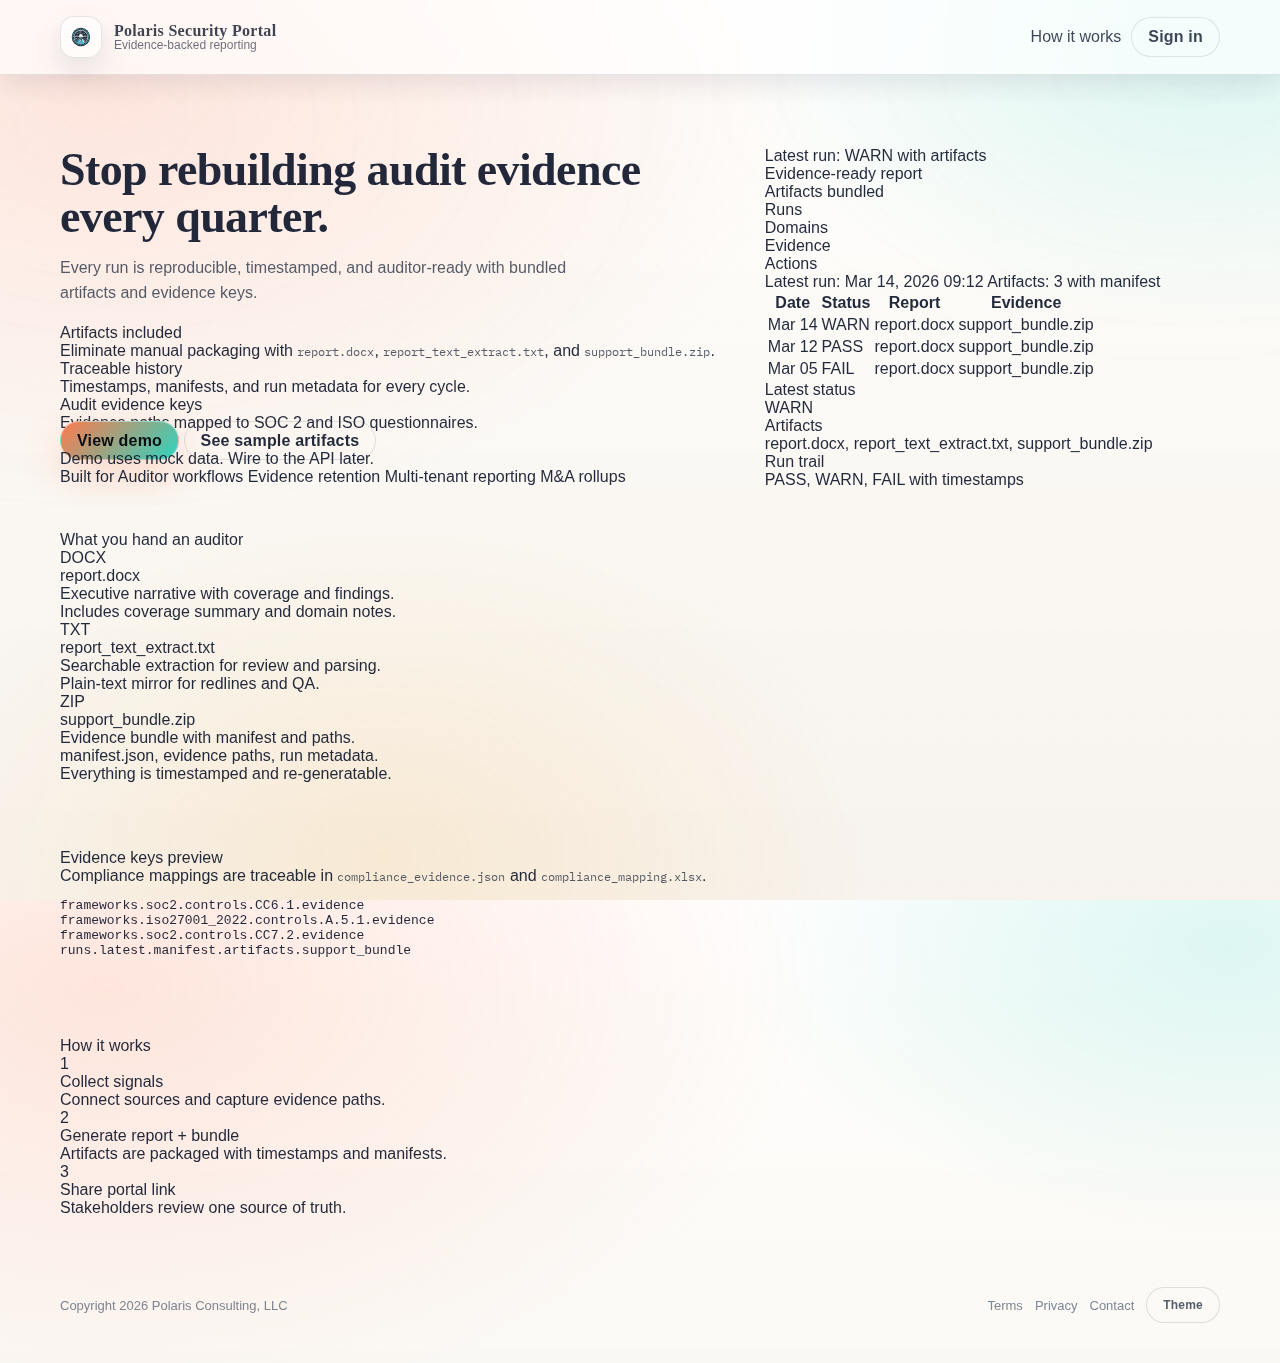
<file: index.html>
<!doctype html>
<html lang="en">
  <head>
    <meta charset="UTF-8" />
    <meta name="viewport" content="width=device-width, initial-scale=1.0" />
    <title>Polaris Security Portal</title>
    <meta http-equiv="refresh" content="0; url=frontend/portal/" />
  </head>
  <body>
    <p>Redirecting to <a href="frontend/portal/">frontend/portal</a>...</p>
  </body>
</html>
</file>
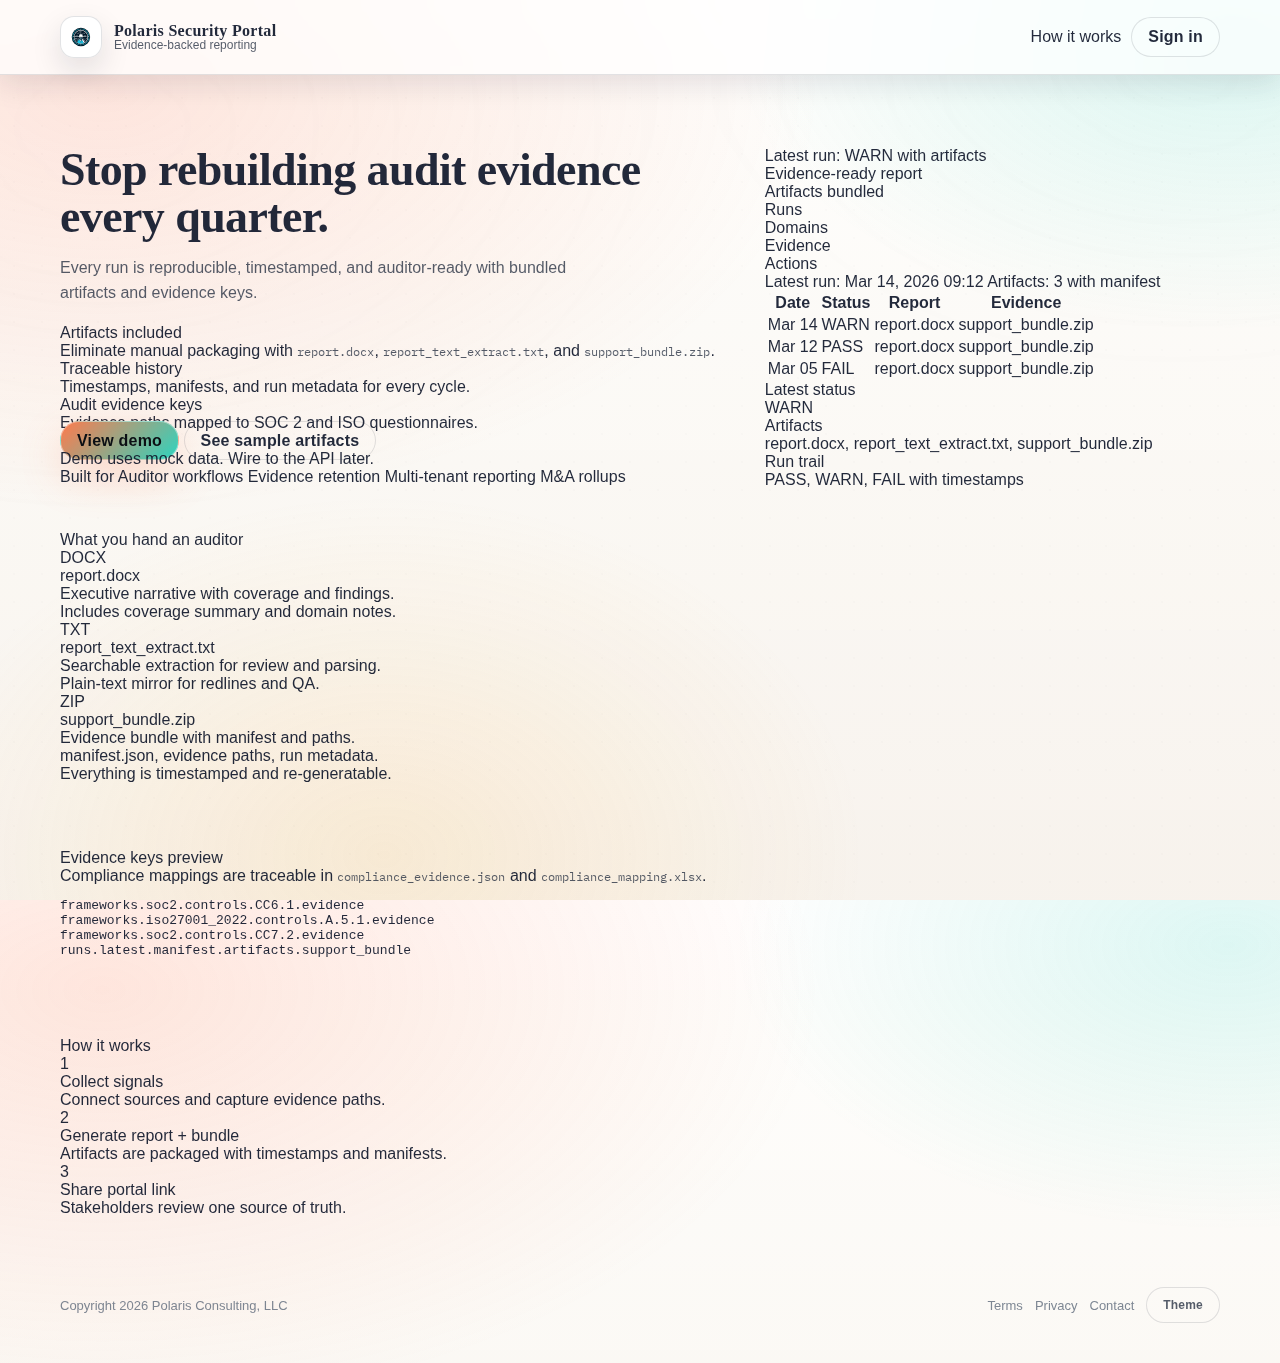
<file: frontend/portal/index.html>
<!doctype html>
<html lang="en">
  <head>
    <meta charset="UTF-8" />
    <meta name="viewport" content="width=device-width, initial-scale=1.0" />
    <title>Polaris Security Portal</title>
    <link rel="preconnect" href="https://fonts.googleapis.com" />
    <link rel="preconnect" href="https://fonts.gstatic.com" crossorigin />
    <link
      href="https://fonts.googleapis.com/css2?family=Inter:wght@400;500;600;700&family=IBM+Plex+Mono:wght@400;600&display=swap"
      rel="stylesheet"
    />
    <link rel="stylesheet" href="./styles.css?v=20260116" />
    <meta name="color-scheme" content="light dark" />
  </head>
  <body>
    <div id="app"></div>

    <div id="toast-root" aria-live="polite" aria-atomic="true"></div>

    <script src="./app.js?v=20260116"></script>
  </body>
</html>
</file>
<file: frontend/portal/styles.css>
:root {
  --bg: #0a0f14;
  --panel: rgba(14, 22, 32, 0.78);
  --panel-2: rgba(20, 32, 44, 0.92);
  --text: rgba(248, 250, 252, 0.96);
  --muted: rgba(226, 232, 240, 0.76);
  --faint: rgba(148, 163, 184, 0.72);
  --border: rgba(148, 163, 184, 0.18);
  --shadow: 0 24px 70px rgba(2, 6, 12, 0.55);

  --accent: #ff7a4d;
  --accent-2: #2dd4bf;
  --accent-3: #f8b84e;
  --warn: #f59e0b;
  --bad: #ef4444;

  --radius: 16px;
  --radius-2: 22px;
  --max: 1160px;
  --ease: cubic-bezier(0.16, 1, 0.3, 1);

  --mono: "Space Mono", "JetBrains Mono", "IBM Plex Mono", monospace;
  --sans: "Space Grotesk", "Manrope", "Satoshi", sans-serif;
  --display: "Fraunces", "Noe Display", "Iowan Old Style", serif;
}

[data-theme="light"] {
  --bg: #f7f2ec;
  --panel: rgba(255,255,255,0.88);
  --panel-2: rgba(255,255,255,0.96);
  --text: rgba(15, 23, 42, 0.92);
  --muted: rgba(30, 41, 59, 0.76);
  --faint: rgba(71, 85, 105, 0.7);
  --border: rgba(15, 23, 42, 0.12);
  --shadow: 0 18px 45px rgba(15, 23, 42, 0.12);
}

* { box-sizing: border-box; }
html, body { height: 100%; }
body {
  margin: 0;
  font-family: var(--sans);
  color: var(--text);
  background:
    radial-gradient(1200px 700px at 8% 10%, rgba(255,122,77,0.28), transparent 60%),
    radial-gradient(900px 520px at 96% 5%, rgba(45,212,191,0.22), transparent 55%),
    radial-gradient(800px 600px at 30% 95%, rgba(248,184,78,0.18), transparent 60%),
    linear-gradient(180deg, rgba(8,12,18,0.9), rgba(10,15,20,0.96)),
    var(--bg);
  min-height: 100%;
  position: relative;
  overflow-x: hidden;
  isolation: isolate;
}

[data-theme="light"] body {
  background:
    radial-gradient(1200px 700px at 8% 10%, rgba(255,122,77,0.18), transparent 60%),
    radial-gradient(900px 520px at 96% 5%, rgba(45,212,191,0.16), transparent 55%),
    radial-gradient(800px 600px at 30% 95%, rgba(248,184,78,0.16), transparent 60%),
    linear-gradient(180deg, rgba(255,255,255,0.96), rgba(247,242,236,0.98)),
    var(--bg);
}

body::before {
  content: "";
  position: fixed;
  inset: -10%;
  background:
    radial-gradient(60% 60% at 15% 20%, rgba(255,255,255,0.06), transparent 65%),
    radial-gradient(50% 45% at 85% 15%, rgba(255,255,255,0.04), transparent 70%);
  filter: blur(40px);
  opacity: 0.7;
  z-index: -2;
  pointer-events: none;
}

body::after {
  content: "";
  position: fixed;
  inset: 0;
  background-image: radial-gradient(rgba(255,255,255,0.08) 1px, transparent 1px);
  background-size: 28px 28px;
  opacity: 0.08;
  z-index: -3;
  pointer-events: none;
}

[data-theme="light"] body::after {
  background-image: radial-gradient(rgba(15,23,42,0.12) 1px, transparent 1px);
  opacity: 0.1;
}

#app { position: relative; z-index: 1; }

::selection {
  background: rgba(255,122,77,0.35);
  color: var(--text);
}

a { color: inherit; text-decoration: none; }
button, input, select { font: inherit; }
button { cursor: pointer; }
button:focus-visible, a:focus-visible, input:focus-visible, select:focus-visible {
  outline: 2px solid rgba(255,122,77,0.6);
  outline-offset: 2px;
}

.container {
  width: min(var(--max), calc(100% - 40px));
  margin: 0 auto;
}

.nav {
  position: sticky;
  top: 0;
  z-index: 5;
  backdrop-filter: blur(18px) saturate(1.2);
  background: rgba(6, 10, 14, 0.7);
  border-bottom: 1px solid var(--border);
  box-shadow: 0 10px 40px rgba(0,0,0,0.35);
  animation: fadeIn 520ms var(--ease) both;
}

[data-theme="light"] .nav {
  background: rgba(255,255,255,0.75);
  box-shadow: 0 8px 30px rgba(15,23,42,0.12);
}

.nav-inner {
  display: flex;
  align-items: center;
  justify-content: space-between;
  padding: 16px 0;
  gap: 16px;
}

.brand {
  display: flex;
  align-items: center;
  gap: 12px;
}
.brand-badge {
  width: 42px;
  height: 42px;
  border-radius: 14px;
  background: radial-gradient(circle at 30% 20%, rgba(255,255,255,0.18), rgba(2,12,18,0.9));
  border: 1px solid rgba(255,255,255,0.18);
  box-shadow: 0 16px 40px rgba(2, 6, 12, 0.45);
  display: grid;
  place-items: center;
}
[data-theme="light"] .brand-badge {
  background: rgba(255,255,255,0.92);
  border-color: rgba(15,23,42,0.12);
  box-shadow: 0 12px 30px rgba(15,23,42,0.12);
}
.brand-logo {
  width: 28px;
  height: 28px;
  display: block;
}
.brand-title {
  display: flex;
  flex-direction: column;
  line-height: 1.1;
}
.brand-title strong {
  font-family: var(--display);
  font-weight: 700;
  letter-spacing: 0.3px;
}
.brand-title span { font-size: 12px; color: var(--muted); }

.nav-actions {
  display: flex;
  gap: 10px;
  align-items: center;
}

.pill {
  display: inline-flex;
  align-items: center;
  gap: 8px;
  padding: 10px 14px;
  border-radius: 999px;
  border: 1px solid var(--border);
  background: rgba(255,255,255,0.06);
  backdrop-filter: blur(10px);
}

.btn {
  border: 1px solid var(--border);
  background: rgba(255,255,255,0.05);
  color: var(--text);
  padding: 10px 16px;
  border-radius: 999px;
  font-weight: 600;
  letter-spacing: 0.2px;
  transition: transform 160ms var(--ease), background 160ms var(--ease), border-color 160ms var(--ease), box-shadow 160ms var(--ease);
}
.btn:hover {
  transform: translateY(-1px);
  background: rgba(255,255,255,0.1);
}
.btn:active { transform: translateY(0); }
.btn.primary {
  border-color: rgba(255,255,255,0.4);
  background: linear-gradient(135deg, var(--accent), var(--accent-2));
  color: #0b0f14;
  box-shadow: 0 16px 40px rgba(255,122,77,0.25);
}
.btn.primary:hover {
  box-shadow: 0 22px 60px rgba(255,122,77,0.35);
}
.btn.ghost { background: transparent; }
.btn.danger { border-color: rgba(239,68,68,0.5); background: rgba(239,68,68,0.12); }

.hero {
  padding: 72px 0 24px;
}
.hero-grid {
  display: grid;
  grid-template-columns: 1.2fr 0.8fr;
  gap: 22px;
  align-items: start;
}
@media (max-width: 980px) {
  .hero-grid { grid-template-columns: 1fr; }
}

.card {
  border: 1px solid var(--border);
  background: linear-gradient(165deg, var(--panel), rgba(255,255,255,0.02));
  border-radius: var(--radius-2);
  box-shadow: var(--shadow);
  backdrop-filter: blur(12px);
  position: relative;
  overflow: hidden;
  transition: transform 180ms var(--ease), box-shadow 180ms var(--ease), border-color 180ms var(--ease);
  animation: floatIn 640ms var(--ease) both;
  animation-delay: var(--delay, 0ms);
}
.card:hover {
  transform: translateY(-2px);
  border-color: rgba(255,255,255,0.24);
  box-shadow: 0 26px 80px rgba(2, 6, 12, 0.6);
}
.card.pad { padding: 24px; }

.hero-grid > .card:nth-child(1) { --delay: 40ms; }
.hero-grid > .card:nth-child(2) { --delay: 120ms; }

.h-title {
  font-family: var(--display);
  font-size: 46px;
  line-height: 1.02;
  letter-spacing: -0.6px;
  margin: 0 0 14px;
}
@media (max-width: 560px) {
  .h-title { font-size: 34px; }
}

.h-sub {
  margin: 0 0 18px;
  color: var(--muted);
  font-size: 16px;
  line-height: 1.6;
  max-width: 560px;
}

.kpis {
  display: grid;
  grid-template-columns: repeat(3, 1fr);
  gap: 12px;
  margin-top: 16px;
}
@media (max-width: 720px) {
  .kpis { grid-template-columns: 1fr; }
}

.kpi {
  padding: 14px;
  border-radius: var(--radius);
  border: 1px solid var(--border);
  background: var(--panel-2);
  animation: floatIn 520ms var(--ease) both;
  animation-delay: calc(var(--i, 0) * 80ms);
}
.kpi .label { color: var(--muted); font-size: 12px; text-transform: uppercase; letter-spacing: 0.08em; }
.kpi .value { font-weight: 700; font-size: 18px; margin-top: 6px; }
.kpi .hint { color: var(--faint); font-size: 12px; margin-top: 6px; }

.kpis .kpi:nth-child(1) { --i: 0; }
.kpis .kpi:nth-child(2) { --i: 1; }
.kpis .kpi:nth-child(3) { --i: 2; }

.grid-2 {
  display: grid;
  grid-template-columns: 1fr 1fr;
  gap: 14px;
}
@media (max-width: 980px) {
  .grid-2 { grid-template-columns: 1fr; }
}

.grid-2 .kpi:nth-child(1) { --i: 0; }
.grid-2 .kpi:nth-child(2) { --i: 1; }
.grid-2 .kpi:nth-child(3) { --i: 2; }
.grid-2 .kpi:nth-child(4) { --i: 3; }

.section {
  padding: 18px 0 48px;
}

.footer {
  padding: 22px 0 40px;
  color: var(--faint);
  font-size: 13px;
}

.input {
  width: 100%;
  padding: 12px 14px;
  border-radius: 14px;
  border: 1px solid var(--border);
  background: rgba(255,255,255,0.06);
  color: var(--text);
  outline: none;
}
.input:focus {
  border-color: rgba(255,122,77,0.6);
  box-shadow: 0 0 0 4px rgba(255,122,77,0.18);
}

.label {
  display: block;
  font-size: 12px;
  color: var(--muted);
  margin: 10px 0 6px;
  text-transform: uppercase;
  letter-spacing: 0.08em;
}

.row {
  display: flex;
  gap: 12px;
  align-items: center;
  flex-wrap: wrap;
}

.badge {
  display: inline-flex;
  align-items: center;
  gap: 8px;
  padding: 7px 12px;
  border-radius: 999px;
  border: 1px solid var(--border);
  background: rgba(255,255,255,0.05);
  color: var(--muted);
  font-size: 12px;
  text-transform: uppercase;
  letter-spacing: 0.08em;
}

.badge.good { border-color: rgba(45,212,191,0.4); color: rgba(45,212,191,0.95); background: rgba(45,212,191,0.12); }
.badge.warn { border-color: rgba(245,158,11,0.35); color: rgba(245,158,11,0.95); background: rgba(245,158,11,0.12); }
.badge.bad { border-color: rgba(239,68,68,0.35); color: rgba(239,68,68,0.95); background: rgba(239,68,68,0.12); }

.table {
  width: 100%;
  border-collapse: collapse;
  overflow: hidden;
  border-radius: var(--radius-2);
  border: 1px solid var(--border);
  background: rgba(8, 12, 16, 0.35);
}
[data-theme="light"] .table { background: rgba(255,255,255,0.75); }
.table th, .table td {
  padding: 12px 12px;
  border-bottom: 1px solid rgba(255,255,255,0.08);
  text-align: left;
  vertical-align: top;
}
.table th {
  color: var(--muted);
  font-size: 11px;
  font-weight: 700;
  text-transform: uppercase;
  letter-spacing: 0.1em;
  background: rgba(255,255,255,0.04);
}
.table tr:hover td { background: rgba(255,255,255,0.03); }

.table tbody tr {
  animation: fadeUp 520ms var(--ease) both;
  animation-delay: calc(var(--row, 0) * 40ms);
}
.table tbody tr:nth-child(1) { --row: 0; }
.table tbody tr:nth-child(2) { --row: 1; }
.table tbody tr:nth-child(3) { --row: 2; }
.table tbody tr:nth-child(4) { --row: 3; }
.table tbody tr:nth-child(5) { --row: 4; }
.table tbody tr:nth-child(6) { --row: 5; }
.table tbody tr:nth-child(7) { --row: 6; }
.table tbody tr:nth-child(8) { --row: 7; }
.table tbody tr:nth-child(9) { --row: 8; }
.table tbody tr:nth-child(10) { --row: 9; }

.mono { font-family: var(--mono); font-size: 12px; color: var(--muted); }

.split {
  display: grid;
  grid-template-columns: 0.9fr 1.1fr;
  gap: 14px;
}
@media (max-width: 980px) {
  .split { grid-template-columns: 1fr; }
}

.sidebar {
  padding: 16px;
}
.content {
  padding: 16px;
}

.tabbar {
  display: flex;
  gap: 8px;
  flex-wrap: wrap;
  margin-bottom: 12px;
}
.tab {
  padding: 9px 12px;
  border-radius: 999px;
  border: 1px solid var(--border);
  background: rgba(255,255,255,0.04);
  color: var(--muted);
  text-transform: uppercase;
  letter-spacing: 0.08em;
  font-size: 11px;
}
.tab.active {
  border-color: rgba(255,122,77,0.55);
  color: var(--text);
  background: rgba(255,122,77,0.18);
}

.toast {
  position: fixed;
  right: 14px;
  bottom: 14px;
  width: min(420px, calc(100% - 28px));
  display: grid;
  gap: 10px;
  z-index: 20;
}

.toast-item {
  border: 1px solid var(--border);
  background: rgba(6, 10, 14, 0.65);
  color: var(--text);
  border-radius: 16px;
  padding: 12px 14px;
  box-shadow: var(--shadow);
  backdrop-filter: blur(12px);
}
[data-theme="light"] .toast-item {
  background: rgba(255,255,255,0.82);
}

.small { font-size: 12px; color: var(--muted); }
.hr {
  height: 1px;
  background: linear-gradient(90deg, rgba(255,255,255,0.05), rgba(255,255,255,0.2), rgba(255,255,255,0.05));
  margin: 14px 0;
}

@keyframes floatIn {
  from {
    opacity: 0;
    transform: translateY(14px) scale(0.98);
  }
  to {
    opacity: 1;
    transform: translateY(0) scale(1);
  }
}

@keyframes fadeIn {
  from { opacity: 0; }
  to { opacity: 1; }
}

@keyframes fadeUp {
  from {
    opacity: 0;
    transform: translateY(10px);
  }
  to {
    opacity: 1;
    transform: translateY(0);
  }
}

@media (prefers-reduced-motion: reduce) {
  *, *::before, *::after {
    animation: none !important;
    transition: none !important;
  }
}
</file>
